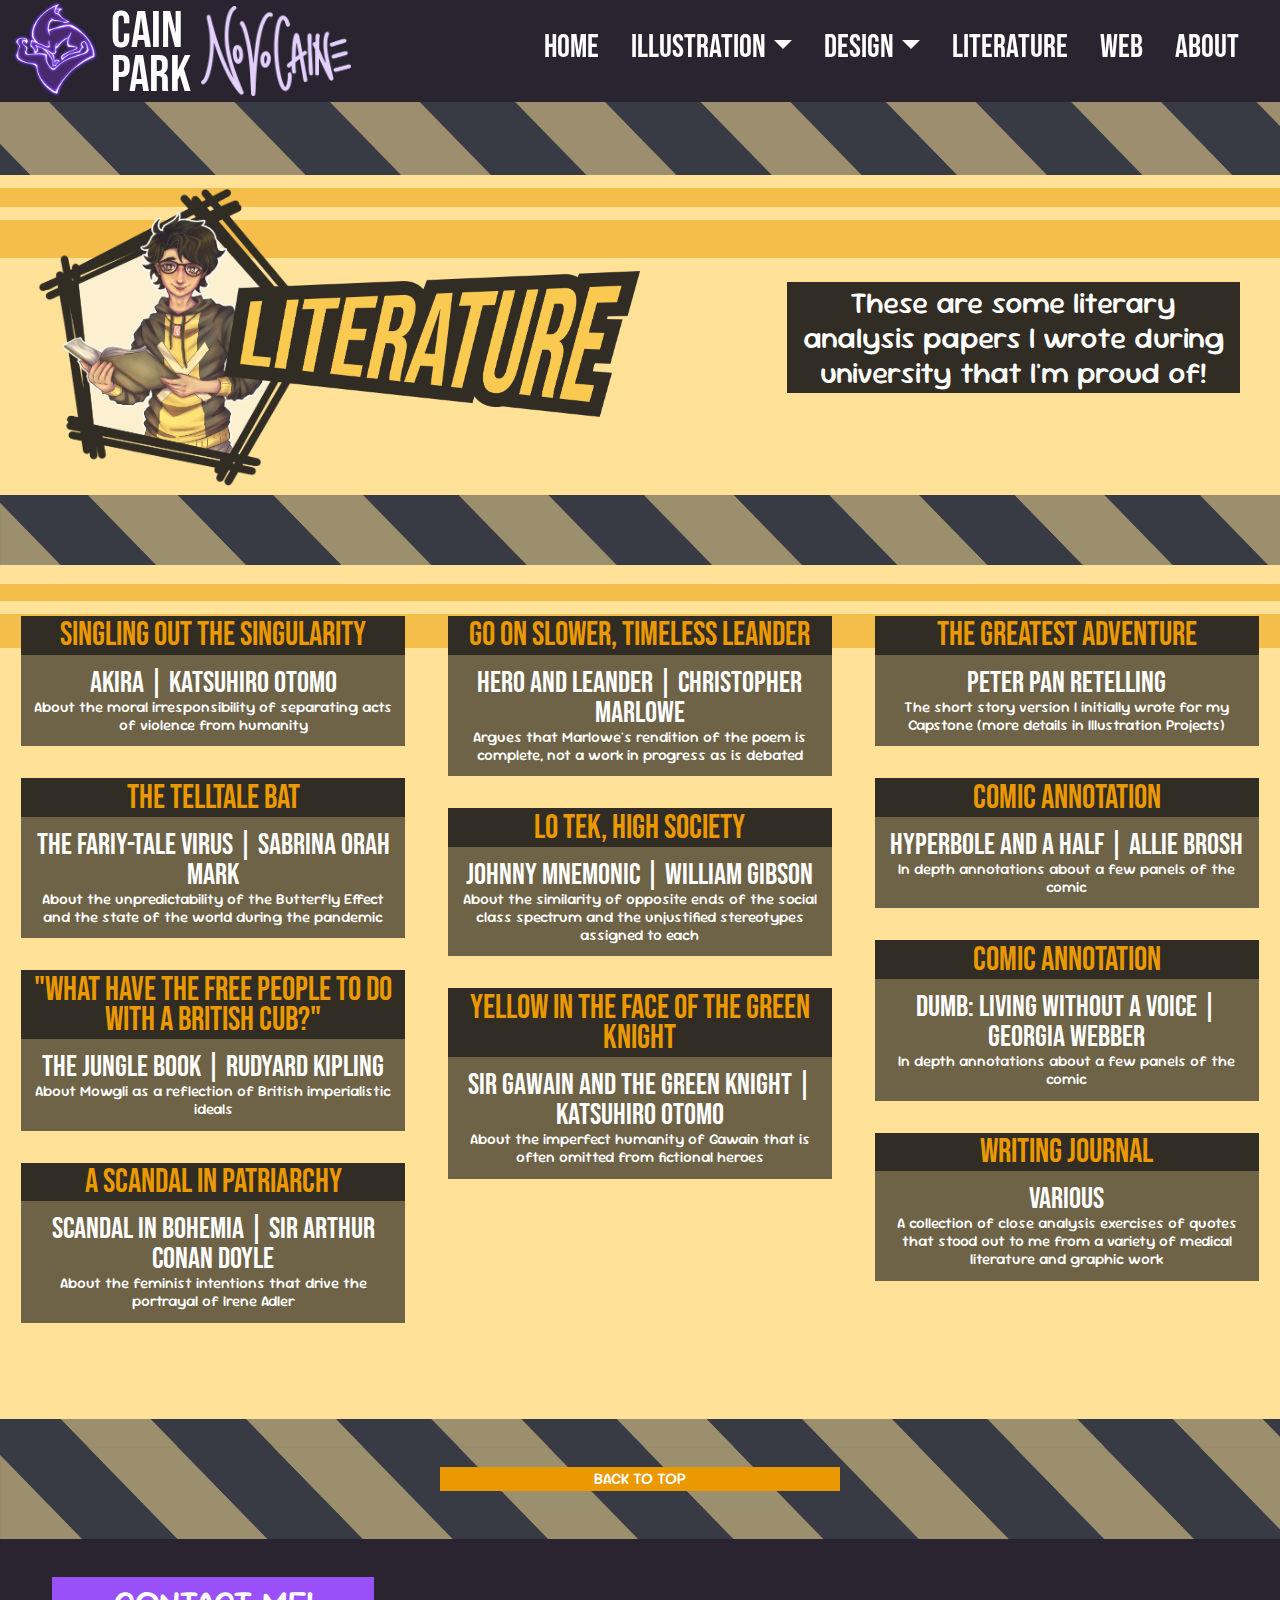
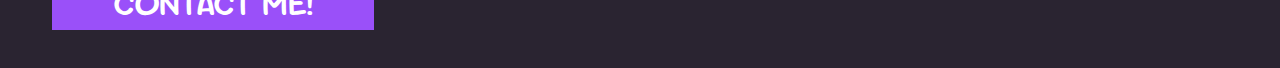
<file: literature.html>
<!doctype html>
<html lang="en">
  <head>
    <meta charset="utf-8">
    <meta name="viewport" content="width=device-width, initial-scale=1">
    <title>Cain Literature</title>
    <link rel="stylesheet" href="css/bootstrap.css">
    <link rel="stylesheet" href="css/styles.lit.css">
    <link rel="preconnect" href="https://fonts.googleapis.com">
    <link rel="preconnect" href="https://fonts.gstatic.com" crossorigin>
    <link href="https://fonts.googleapis.com/css2?family=Bebas+Neue&family=Jua&family=M+PLUS+Rounded+1c:wght@500;700&family=Sour+Gummy:ital,wght@0,100..900;1,100..900&display=swap" rel="stylesheet">
  </head>

<body>

  <!-- NAV BAR -->
  <header>
    <nav class="navbar navbar-default fixed-top">
      <div class="container-fluid">
        <div class="navbar-header row">
          <!-- LOGO IMAGE -->
          <div class="navbar-brand col-4 d-flex align-self-center">
            <a href="index.html">
             <img src="images/base/dark_logo.png" class="main_logo"> 
            </a>
            <!-- NAME AND SIGNATURE -->
            <span class="bebas name_box d-flex align-self-center"> 
              <div>
                <img id="signature" src="images/base/signature.png">
              </div>
              <div class="my_name_head">
                <p> CAIN </p>
                <p> PARK </p>
              </div>
            </span>
          </div>
          <!-- MENU BUTTONS -->
          <div class="col-8">
            <div class="d-none d-lg-block"> <!-- EXPANDED MENU START -->
              <div class="nav-menu bebas d-flex justify-content-end align-self-center">
                <a id="home" href="index.html" class="menu-item">HOME</a>
                <span class="dropdown">
                  <div id="illustration">
                    <a href="illustration.html" class="menu-item invisible-button">ILLUSTRATION</a>
                    <a href="illustration.html" role="button" class="dropdown-toggle menu-item" data-bs-toggle="dropdown" aria-expanded="false">ILLUSTRATION</a>
                    <ul id="navbar-illustration" class="dropdown-menu" aria-labelledby="illustration">
                      <li><div><a class="dropdown-item" href="illustration.html#digital">DIGITAL ART</a></div></li>
                      <li><div><a class="dropdown-item" href="illustration.html#traditional">TRADITIONAL</a></div></li>
                      <li><div><a class="dropdown-item" href="illustration.html#stickers">STICKERS</a></div></li>
                      <li><div><a class="dropdown-item" href="illustration.html#character">CHARACTER DESIGN</a></div></li>
                      <li><div><a class="dropdown-item" href="illustration.html#dnd">DUNGEONS & DRAGONS</a></div></li>
                      <li><div><a class="dropdown-item" href="illustration.html#projects">PROJECTS</a></div></li>
                    </ul>
                  </div>
                </span>
                <span class="dropdown">
                  <div id="design">
                    <a href="design.html" class="menu-item invisible-button">DESIGN</a>
                    <a href="design.html" role="button" class="dropdown-toggle menu-item" data-bs-toggle="dropdown" aria-expanded="false">DESIGN</a>
                    <ul id="navbar-design" class="dropdown-menu" aria-labelledby="design">
                      <li><div><a class="dropdown-item" href="design.html#logo">LOGO WORK</a></div></li>
                      <li><div><a class="dropdown-item" href="design.html#type">TYPOGRAPHY</a></div></li>
                      <li><div><a class="dropdown-item" href="design.html#collage">COLLAGE</a></div></li>
                      <li><div><a class="dropdown-item" href="design.html#flat">FLAT ART</a></div></li>
                      <li><div><a class="dropdown-item" href="design.html#etc">OTHER WORK</a></div></li>
                    </ul>
                  </div>
                </span>
                <a id="literature" href="literature.html" class="menu-item">LITERATURE</a>
                <a id="web" href="web.html" class="menu-item">WEB</a>
                <a id="about" href="index.html#about-nav" class="menu-item">ABOUT</a>          
              </div> <!-- EXPANDED MENU BAR -->
            </div>
            <div class="d-lg-none"> <!-- CONDENSED MENU BAR -->
              <div class="nav-menu bebas d-flex justify-content-end align-self-center">
                <span class="dropdown">
                  <div id="menu-toggle">
                    <div role="button" id="menu-button" class="dropdown-toggle menu-item" data-bs-toggle="dropdown" aria-expanded="false">MENU</div>
                    <ul id="navbar-condensed" class="dropdown-menu" aria-labelledby="menu-toggle">
                      <li><a id="home-con" href="index.html" class="dropdown-item-sub">HOME</a></li>
                      <li><a id="illustration-con" href="illustration.html" class="dropdown-item-sub">ILLUSTRATION</a></li>
                      <li><a id="design-con" href="design.html" class="dropdown-item-sub">DESIGN</a></li>
                      <li><a id="literature-con" href="literature.html" class="dropdown-item-sub">LITERATURE</a></li>
                      <li><a id="web-con" href="web.html" class="dropdown-item-sub">WEB</a></li>
                      <li><a id="about-con" href="index.html#about-nav" class="dropdown-item-sub">ABOUT</a></li>
                    </ul>
                  </div>
                </span>          
              </div>
            </div>
          </div>   <!-- MENU BAR END -->
        </div>
      </div> <!-- /.container-fluid -->
    </nav>
  </header>

  <!-- HEAD -->
  <section class="container-fluid" id="top">
    <div class="row"> 
      <div class="col-12">
        <div class="diag-container">
          <img src="images/literature/yellow_diag.png" class="diag-lines"> 
        </div>
        <div class="section_box illust_box d-sm-none"> <!-- CONDENSED HEAD -->
          <div class="line-class-top">
            <hr class="half-yellow line-thin-class">
            <hr class="half-yellow line-thick-class">
          </div>
          <div class="d-flex justify-content-center align-self-center">
            <div class="class-visual align-self-center" style="margin-top: 10vw;">  
              <img src="images/literature/literature.png" class="class-logo-I"> 
              <div class="class-button-whole-I d-flex justify-content-center align-self-center">
                <img src="images/base/L-HEADING.png" class="class-button-I"> 
              </div>              
            </div>
          </div>
          <div class="d-flex justify-content-center align-self-center" style="margin-top: 3vw;">
              <div class="d-flex guide-sect-sm"> 
                <p class="sub-head sour-gummy">
                  These are some literary analysis papers I wrote during university that I'm proud of!
                </p>
              </div>
            </div>

        </div>
        <div class="section_box_lg illust_box d-none d-sm-block align-self-center"> <!-- LARGE HEAD -->
          <div class="line-class-top">
            <hr class="half-yellow line-thin-class">
            <hr class="half-yellow line-thick-class">
          </div>
          <div class="row d-flex flex-wrap">
            <div class="col-sm-7 d-flex justify-content-center align-self-center">
              <span class="class-visual align-self-center">  
                <img src="images/literature/literature.png" class="class-logo-I-lg">
                <div class="class-button-whole-I-lg d-flex justify-content-center align-self-center">
                  <img src="images/base/L-HEADING.png" class="class-button-I-lg">
                </div>    
              </span>
            </div>
            <div class="col-sm-5 d-flex justify-content-center align-self-center">
              <p class="sub-head sour-gummy">
                These are some literary analysis papers I wrote during university that I'm proud of!
              </p>
            </div>
          </div>
        </div> 
      </div>
    </div>
  </section> 

  <!-- SECTIONS -->
  <section class="container-fluid section-container">
    <div class="spacer-2" id="about-nav"></div>
    <div class="col-12">
      <div class="category-box"> <!-- PDFS --> <!--- DONE --->
        <div>
          <div class="row a-sect1 d-flex flex-wrap">
            <div class="line-deco">
              <hr class="half-yellow line-thin">
              <hr class="half-yellow line-thick">
            </div>
            <div class="col-12 col-sm-4 d-flex flex-column"> 
              <a href="images/literature/Akira.pdf" target="_blank" class="caption-button bebas">
                SINGLING OUT THE SINGULARITY
              </a>
              <p class="caption-sm bebas">
                AKIRA | KATSUHIRO OTOMO
                <br>
                <span class="sub-text-sm sour-gummy">
                  About the moral irresponsibility of separating acts of violence from humanity
                </span>
              </p>
              <a href="images/literature/Fairy-Tale-Virus.pdf" target="_blank" class="caption-button bebas">
                THE TELLTALE BAT
              </a>
              <p class="caption-sm bebas">
                THE FARIY-TALE VIRUS | SABRINA ORAH MARK
                <br>
                <span class="sub-text-sm sour-gummy">
                  About the unpredictability of the Butterfly Effect and the state of the world during the pandemic
                </span>
              </p>
              <a href="images/literature/Jungle-Book.pdf" target="_blank" class="caption-button bebas">
                "WHAT HAVE THE FREE PEOPLE TO DO WITH A BRITISH CUB?"
              </a>
              <p class="caption-sm bebas">
                THE JUNGLE BOOK | RUDYARD KIPLING
                <br>
                <span class="sub-text-sm sour-gummy">
                  About Mowgli as a reflection of British imperialistic ideals
                </span>
              </p>
              
              <a href="images/literature/Scandal-in-Bohemia.pdf" target="_blank" class="caption-button bebas">
                A SCANDAL IN PATRIARCHY
              </a>
              <p class="caption-sm bebas">
                SCANDAL IN BOHEMIA | SIR ARTHUR CONAN DOYLE
                <br>
                <span class="sub-text-sm sour-gummy">
                  About the feminist intentions that drive the portrayal of Irene Adler
                </span>
              </p>

            </div>
            <div class="col-12 col-sm-4 d-flex flex-column"> 
              <a href="images/literature/Hero-and-Leander.pdf" target="_blank" class="caption-button bebas">
                GO ON SLOWER, TIMELESS LEANDER
              </a>
              <p class="caption-sm bebas">
                HERO AND LEANDER | CHRISTOPHER MARLOWE
                <br>
                <span class="sub-text-sm sour-gummy">
                  Argues that Marlowe's rendition of the poem is complete, not a work in progress as is debated
                </span>
              </p>
              <a href="images/literature/Johnny-Mnemonic.pdf" target="_blank" class="caption-button bebas">
                LO TEK, HIGH SOCIETY
              </a>
              <p class="caption-sm bebas">
                JOHNNY MNEMONIC | WILLIAM GIBSON
                <br>
                <span class="sub-text-sm sour-gummy">
                  About the similarity of opposite ends of the social class spectrum and the unjustified stereotypes assigned to each
                </span>
              </p>
              <a href="images/literature/SGGK.pdf" target="_blank" class="caption-button bebas">
                YELLOW IN THE FACE OF THE GREEN KNIGHT
              </a>
              <p class="caption-sm bebas">
                SIR GAWAIN AND THE GREEN KNIGHT | KATSUHIRO OTOMO
                <br>
                <span class="sub-text-sm sour-gummy">
                  About the imperfect humanity of Gawain that is often omitted from fictional heroes
                </span>
              </p>
              


            </div>
            <div class="col-12 col-sm-4 d-flex flex-column"> 
              <a href="images/literature/Peter-Pan-Retelling.pdf" target="_blank" class="caption-button bebas">
                THE GREATEST ADVENTURE
              </a>
              <p class="caption-sm bebas">
                PETER PAN RETELLING
                <br>
                <span class="sub-text-sm sour-gummy">
                  The short story version I initially wrote for my Capstone (more details in Illustration Projects)
                </span>
              </p>
              <a href="images/literature/Brosh-Annotation.pdf" target="_blank" class="caption-button bebas">
                COMIC ANNOTATION
              </a>
              <p class="caption-sm bebas">
                HYPERBOLE AND A HALF | ALLIE BROSH
                <br>
                <span class="sub-text-sm sour-gummy">
                  In depth annotations about a few panels of the comic
                </span>
              </p>
              <a href="images/literature/Webber-Annotation.pdf" target="_blank" class="caption-button bebas">
                COMIC ANNOTATION
              </a>
              <p class="caption-sm bebas">
                DUMB: LIVING WITHOUT A VOICE | GEORGIA WEBBER
                <br>
                <span class="sub-text-sm sour-gummy">
                  In depth annotations about a few panels of the comic
                </span>
              </p>
              <a href="images/literature/Writing-Exercise-Journal.pdf" target="_blank" class="caption-button bebas">
                WRITING JOURNAL
              </a>
              <p class="caption-sm bebas">
                VARIOUS
                <br>
                <span class="sub-text-sm sour-gummy">
                  A collection of close analysis exercises of quotes that stood out to me from a variety of medical literature and graphic work
                </span>
              </p>
            </div>
          </div>
        </div>
      </div>
    </div>
    <div class="d-flex justify-content-center">
      <a class="top-button sub-list sour-gummy" href="#top">BACK TO TOP</a>
    </div>
    <div class="spacer-3"></div>
  </section>
         
  <footer>
    <div class="container-fluid">
      <div class="row">
        <div class="col-4 d-flex align-self-center">
          <a class="email-link-foot sub-list sour-gummy" href="mailto:cain.psk.29@gmail.com">CONTACT ME!</a>
        </div>
        <div class="col-8"></div>
      </div>
    </div>
  </footer>    


  
 

  <!-- JAVASCRIPT -->
  <script src="js/jquery-3.7.1.min.js"></script>
  <script src="js/bootstrap.bundle.js"></script>
  <script src="js/script.js"></script>

</body>
</html>
</file>
<file: css/styles.lit.css>
/****************** GENERAL *****************/
  .sour-gummy {
    font-family: "Sour Gummy", serif;;
    font-weight: 500;
  }
  .bebas {
    font-family: "Bebas Neue", serif;
    font-weight: 400;
    font-style: normal;
  }
  .m-plus-medium {
    font-family: "M PLUS Rounded 1c", serif;
    font-weight: 500;
    font-style: normal;
  }
  .m-plus-bold {
    font-family: "M PLUS Rounded 1c", serif;
    font-weight: 700;
    font-style: normal;
    font-size: 0.8em;
    letter-spacing: -0.1em;
  }
  .jua {
    font-family: "Jua", serif;
    font-weight: 400;
    font-style: normal;
    font-size: 0.8em;
  }

  a:link {
    text-decoration: none!important;
  }
  ul {
    list-style-type: none;
  }
  .container-fluid {
    padding: 0;
  }
  body {
    background-color: rgba(56, 59, 68, 1);
    min-height: 100%;
    min-width: 100%;
  }
  header {
    width: 100%;
    position: fixed;
    top: 0;
    height: 8vw;
    max-height: 115px;
    z-index: 999;
  }
  html { 
    height: 100%;
    width: 100%;
  }
  .container-fluid {
    height: auto;
    width: 100%;
  }
  .row {
    margin: 0;
  }
  .col-12, .col-5, .col-7, .col-sm-5, .col-sm-7  {
    padding: 0;
  }
  .half-purple {
    background-color: rgba(154, 80, 249, 1);
    opacity: .5;
  }
  .half-red {
    background-color: rgba(255, 60, 77, 1);
    opacity: .5;
  }
  .half-yellow {
    background-color: rgba(235, 153, 0, 1);
    opacity: .5;
  }
  .half-blue {
    background-color: rgba(80, 138, 249, 1);
    opacity: .5;
  }

/****************** NAVBAR *****************/
  .navbar {
     background: rgba(42, 36, 49, 1);
     height: 8vw;
     max-height: 115px;
     padding: 0;
     position: fixed;
     top: 0;
  }
  .navbar-menu {
    height: 8vw;
    max-height: 115px;
    padding: 0;
  }
  .navbar-header {
    height: 8vw;
    max-height: 115px;
    padding: 0;
    --bs-navbar-padding-x: 0;
    --bs-navbar-padding-y: 0;
  }
  .navbar-header .col-md-9 {
    height: 6vw;
    max-height: 90px;
    position: relative;
    top: 0;
  }
  .navbar-header.row{
    height: 8vw;
    padding: 1vw;
    max-height: 115px;
  }
  .navbar-brand {
    padding: 0;
    margin: 0;
    height: 8vw;
    max-height: 115px;
  }
  .dropdown .invisible-button {
    display: block;
    position: absolute;
    margin-bottom: -3.5vw;
    z-index: 5;
    opacity: 0;
  }
  .main_logo {
    height: 7.5vw;
    max-height: 110px;
    margin-top: -.5vw;
    position: relative;
    float: left;
    top: -5%;
  }
  .main_logo:hover, .main_logo:focus {
    opacity: .5;
  }
  .name_box {
    height: 8vw;
    max-height: 115px;
    margin: -1.5vw 0px 0px 1vw;
    position: relative;
    float: left;
    top: 0%;
  }
  #signature {
    height: 7vw;
    max-height: 100px;
    margin-top: 0.25vw;
    position: absolute;
    left: 7vw;
  }
  .my_name_head {
    color: white;
    position: absolute;
    top: -.75vw;
    position: absolute;
    left: 0;
    height: 7vw;
    max-height: 100px;
  }
  .my_name_head p {
    font-size: min(4vw, 57px);
    padding: 0;
    margin-bottom: 0;
    height: min(3.5vw, 51.06px);
  }
  .navbar-header {
    position: relative;
    width: 100%;
    margin: 0;
    padding: 1vw;
    height: 8vw;
    max-height: 115px;
  }
  .nav-menu {
    width: 100%;
    float: right;
    position: relative;
    top: 15%;
    margin-top: 0.9vw;
  }

  .menu-item {
    color: white;
    margin: 0 .25vw 0 0.25vw;
    padding: 0vw 1vw;
    border: none;
    border-radius: 0;
    font-size: 2.5vw;
    height: 3.5vw;
    position: relative;
    top: 0;
  }
  #home:hover, #home:focus {
    background-color: rgba(112, 96, 134, 1.0);
  }
  #illustration:hover, #illustration:focus, #illustration li:hover > a {
    background-color: rgba(154, 80, 249, 1.0);
  }
  #design:hover, #design:focus, #design li:hover > a {
    background-color: rgba(255, 60, 77, 1.0);
  }
  #literature:hover, #literature:focus {
    background-color: rgba(235, 153, 0, 1.0);
  }
  #web:hover, #web:focus {
    background-color: rgba(80, 138, 249, 1.0);
  }
  #about:hover, #about:focus {
    background-color: rgba(112, 96, 134, 1.0);
  }
  .dropdown:hover .dropdown-menu {
      display: block;
  }

  #navbar-illustration {
    background-color: rgba(83, 57, 110, 0.8);
    border-radius: 0;
    padding: 0 0.25vw;
    position: absolute;
    left: 0;
    border: 0;
    width: 21vw;
    margin-top: 0;
  }
  #navbar-illustration a:hover, #navbar-illustration a:focus {
      background-color: rgba(154, 80, 249, 1.0);
      color: rgba(42, 36, 49, 1);
  }

  #navbar-design {
    background-color: rgba(150, 47, 45, 0.8);
    border-radius: 0;
    padding: 0 0.25vw;
    position: absolute;
    left: 0;
    border: 0;
    width: 21vw;
    margin-top: 0;
  }
  .dropdown-item {
    color: white;
    font-size: 2vw;
    margin: .5vw .25vw;
    text-align: left !important;
    width: 20vw;
    height: 3.5vw;
    padding-left: 0.5vw;
  }
  #navbar-design a:hover, #navbar-design a:focus {
      background-color: rgba(255, 60, 77, 1.0);
      color: rgba(57, 37, 39, 1);
  }
    /********** CONDENSED MENU **********/
      #menu-toggle {
        position: relative;
        right: -2vw;
        top: -1vw;
        padding: 0;
        height: 6vw;
        padding: 1vw 1vw 0.5vw;
        width: 15vw;
      }
      #menu-button {
        color: white;
        text-decoration: none;
        font-size: 5vw;
        position: absolute;
        right: 0;
        top: 0;
        height: 6vw;
        padding: 1vw 1vw 0.5vw;
        display:flex; 
        align-items:center;
      }
      #menu-toggle:hover, #menu-toggle:focus, #menu-toggle li:hover > a {
        background-color: rgba(154, 80, 249, 1.0);
      }
      span div ul#navbar-condensed.dropdown-menu.show, span div ul#navbar-condensed.dropdown-menu {
        background-color: rgba(56, 59, 68, 0.8);
        border-radius: 0;
        padding: 0.5vw;
        position: absolute;
        left: -8vw;
        top: 7vw;
        border: 0;
        width: 23vw!important;
        margin-top: 0;
        margin-right: -5vw;
        text-align: right!important;
        --bs-dropdown-min-width: 0;
        list-style: none;
        list-style-type: none;
      }
      #navbar-condensed .dropdown-item-sub {
        color: white;
        text-align: right;
        font-size: 3.5vw;
        margin: .5vw 1vw;
        padding: 0 1vw 5vw;
        width: 20vw;
        position: relative;
        right: 0;
        height: 4vw;
        display: block;
      }
      #menu-toggle #home-con:hover, #menu-toggle #home-con:focus {
        background-color: rgba(112, 96, 134, 1.0);
      }
      #menu-toggle #illustration-con:hover, #menu-toggle #illustration:focus, #illustration li:hover > a {
        background-color: rgba(154, 80, 249, 1.0);
      }
      #menu-toggle #design-con:hover, #menu-toggle #design-con:focus {
        background-color: rgba(255, 60, 77, 1.0);
      }
      #menu-toggle #literature-con:hover, #menu-toggle #literature-con:focus {
        background-color: rgba(235, 153, 0, 1.0);
      }
      #menu-toggle #web-con:hover, #menu-toggle #web-con:focus {
        background-color: rgba(80, 138, 249, 1.0);
      }
      #menu-toggle #about-con:hover, #menu-toggle #about-con:focus {
        background-color: rgba(112, 96, 134, 1.0);
      }

/**************** MAIN HEAD ****************/
  #top {
    padding-top: min(8vw, 115px);
  }
  .spacer {
    height: 8vw;
    max-height: 115px;
    width: 100%;
  }
  .diag-container {
    height: 6vw;
    max-height: 100px;
    width: auto;
    max-width: 100%;
    margin: -2px 0 -2px 0;
    position: relative;
    z-index: -5;
    overflow: hidden;
  }
  .diag-lines {
    width: 100%;
    opacity: .5;
  }
    /*********** SECTION BOX BASES **********/
      .section_box {
        width: 100%;
        max-height: 500px;
        position: relative;
        margin: 0;
      }
      .section_box_lg {
        width: 100%;
        height: 25vw;
        max-height: 500px;
        position: relative;
        margin: 0;
      }
      .illust_box {
        background-color: rgba(255, 226, 151, 1);
      }
      .section_box .d-flex {
        height: 25vw;
      }
  }
  .class-visual {
    position: relative;
  }
    /********** ILLUSTRATION CLASS **********/
      .section_box_lg .d-flex.guide-sect {
        height: 70%;
        position: relative;
        margin: auto auto;
        display: flex;
        align-items: center;
      }
      .section_box .d-flex.guide-sect-sm {
        position: relative;
        margin: auto auto;
        display: flex;
        align-items: center;
      }
      .section_box_lg .row {
        margin-top: 2%;
      }
      .guide-sect-sm .col-6 a {
        height: 20%;
        display: flex;
        width: 45vw;
      }
      .guide-button {
        padding: 1%;
        font-size: clamp(14px, 3.5vw, 35px);
        line-height: clamp(14px, 3.5vw, 35px);
        color: rgba(235, 153, 0, 1);
        display: inline-block;
        margin: 0.75vw 5%;
        background-color: rgba(49, 45, 36, 1);
        width: 90%;
        height: 20%;
      }
      .guide-button:hover, .guide-button:focus, .guide-button:active {
        color: white;
        background-color: rgba(235, 153, 0, 1);
      }
      .line-class-top {
        position: relative;
        top: 1vw;
        margin-bottom: -6.5vw;
      }
      .line-thin-class {
        border: none;
        height: 1.5vw;
        margin: 0 0 1vw;
      }
      .line-thick-class {
        border: none;
        height: 3vw;
        margin: 0 0 1vw;
      }
      .class-logo-I-lg {
        width: 40%;
        height: auto;
        position: relative;
        top: 0;
        left: 5%;
      }
      .class-button-I-lg {
        height: auto;
        width: 65%;
        top: 20%;
        left: 35%;
        position: absolute;
      }
      .class-logo-I {
        width: 30vw;
        height: auto;
        position: relative;
        top: 0;
        right: -5vw;
        float: left;
        z-index: 5;
      }
      .class-button-whole-I {
        height: 25vw;
        width: 50vw;
        position: relative;
        left: 0vw;
        top: 2.5vw;
        float: right;
        z-index: 6;
      }
      .class-button-whole-I-lg {
        height: 25vw;
        width: 50vw;
        position: absolute;
        left: 0vw;
        top: 2.5vw;
        float: right;
        z-index: 6;
      }
      .class-button-I {
        height: auto;
        width: 48vw;
        top: 4.84515vw;
        left: -4.1vw;
        position: absolute;
      }
  .sub-head {
    padding: 0.5% 2.5%;
    font-size: clamp(12px, 3vw, 30px);
    line-height: clamp(14px, 3.5vw, 35px);
    color: white;
    display: block;
    margin: auto 7.5%;
    background-color: rgba(49, 45, 36, 1);
    z-index: 5;
    text-align: center;
    width: 85%;
  }




/***************** PDF SECTION *****************/
  .section-container {
    position: relative;
    width: 100%;
    margin: 0 auto;
  }
  .section-container::before {
    background-size: 100%;
    background-image: url("../images/literature/yellow_diag_bg.png");
    opacity: 0.5;
    z-index: -5;
    display: block;
    content: '';
    position: absolute;
    background-repeat: repeat-y;
    bottom: 0;
    left: 0;
    width: 100%;
    min-height: 100%;
    padding-top: min(-15vw, -250px);
  }
  .category-box {
    position: relative;
    background-color: rgba(255, 226, 151, 1);
    width: 100%;
    max-width: 1400px;
    margin: 0 auto;
  }

  .heading-holder {
    width: 100%;
  }
  .line-deco {
    position: relative;
    margin-top: 3vw;
    top: max(-2.5vw, -40px);
    margin-bottom: -6vw;
    width: 100%;
    padding: 0;
  }
  .line-thin {
    border: none;
    height: 1.5vw;
    margin: 1vw 0;
    max-height: 17px;
  }
  .line-thick {
    border: none;
    height: 3vw;
    max-height: 34px;
    margin: 1vw 0;
  }
  .a-sect1 {
    position: relative;
    padding-bottom: 5vw;
  }

  .spacer-2 {
    height: min(6vw, 70px);
    width: 100%;
  }

  .caption-button {
    padding: 1%;
    font-size: clamp(14px, 3.8vw, 33px);
    line-height: clamp(14px, 3.8vw, 30px);
    color: rgba(235, 153, 0, 1);
    display: inline-block;
    margin: 0 5%;
    background-color: rgba(49, 45, 36, 1);
    width: 90%;
    height: auto;
    text-align: center;
    z-index: 10;
  }
  .caption-button:hover, .caption-button:focus, .caption-button:active {
    color: white;
    background-color: rgba(235, 153, 0, 1);
  }
  .caption-button:hover .caption-pic, .caption-button:focus .caption-pic, .caption-button:active .caption-pic {
    display: block;
  }
  .caption-sm {
    color: white;
    width: 90%;
    position: relative;
    margin: 0 5% 2.5vw;
    padding: 1vw;
    text-align: center;
    z-index: 2;
    font-size: clamp(12px, 3.5vw, 30px);
    line-height: 1em;
    background-color: rgba(49, 45, 36, 0.7);
  }
  .sub-text-sm {
    color: white ;
    margin: 0;
    padding: 0;
    font-size: clamp(8px, 2vw, 15px);
    line-height: min(18px, 4vw);
    display: block;
  }
  
.top-button {
    color: white;
    display: block;
    position: relative;
    margin: min(3.75vw, 62.5px) auto 0;
    background-color: rgba(235, 153, 0, 1);
    text-align: center;
    width: 100%;
    max-width: 400px;
  }
  .top-button:hover, .top-button:focus {
    background-color: rgba(49, 45, 36, 1);
  }
  .spacer-3 {
    height: min(3.75vw, 62.5px);
    width: 100%;
  }

/***************** FOOTER *****************/
  footer {
    background: rgba(42, 36, 49, 1);
    padding: 3vw 0;
  }
  footer .footer-contact {
    display: block;
    float: right;
    margin-left: 5%;
    font-size: min(2vw, 19px);
    line-height: min(5vw, 24px);
  }
  .email-link-foot {
    color: white;
    width: 30vw;
    font-size: clamp(14px, 3.5vw, 35px);
    display: inline-block;
    margin: 0 10% 0;
    background-color: rgba(154, 80, 249, 1);
    text-align: center;
  }
  .email-link-foot:hover, .email-link-foot:focus {
    background-color: rgba(154, 80, 249, 0.3);
  }
</file>
